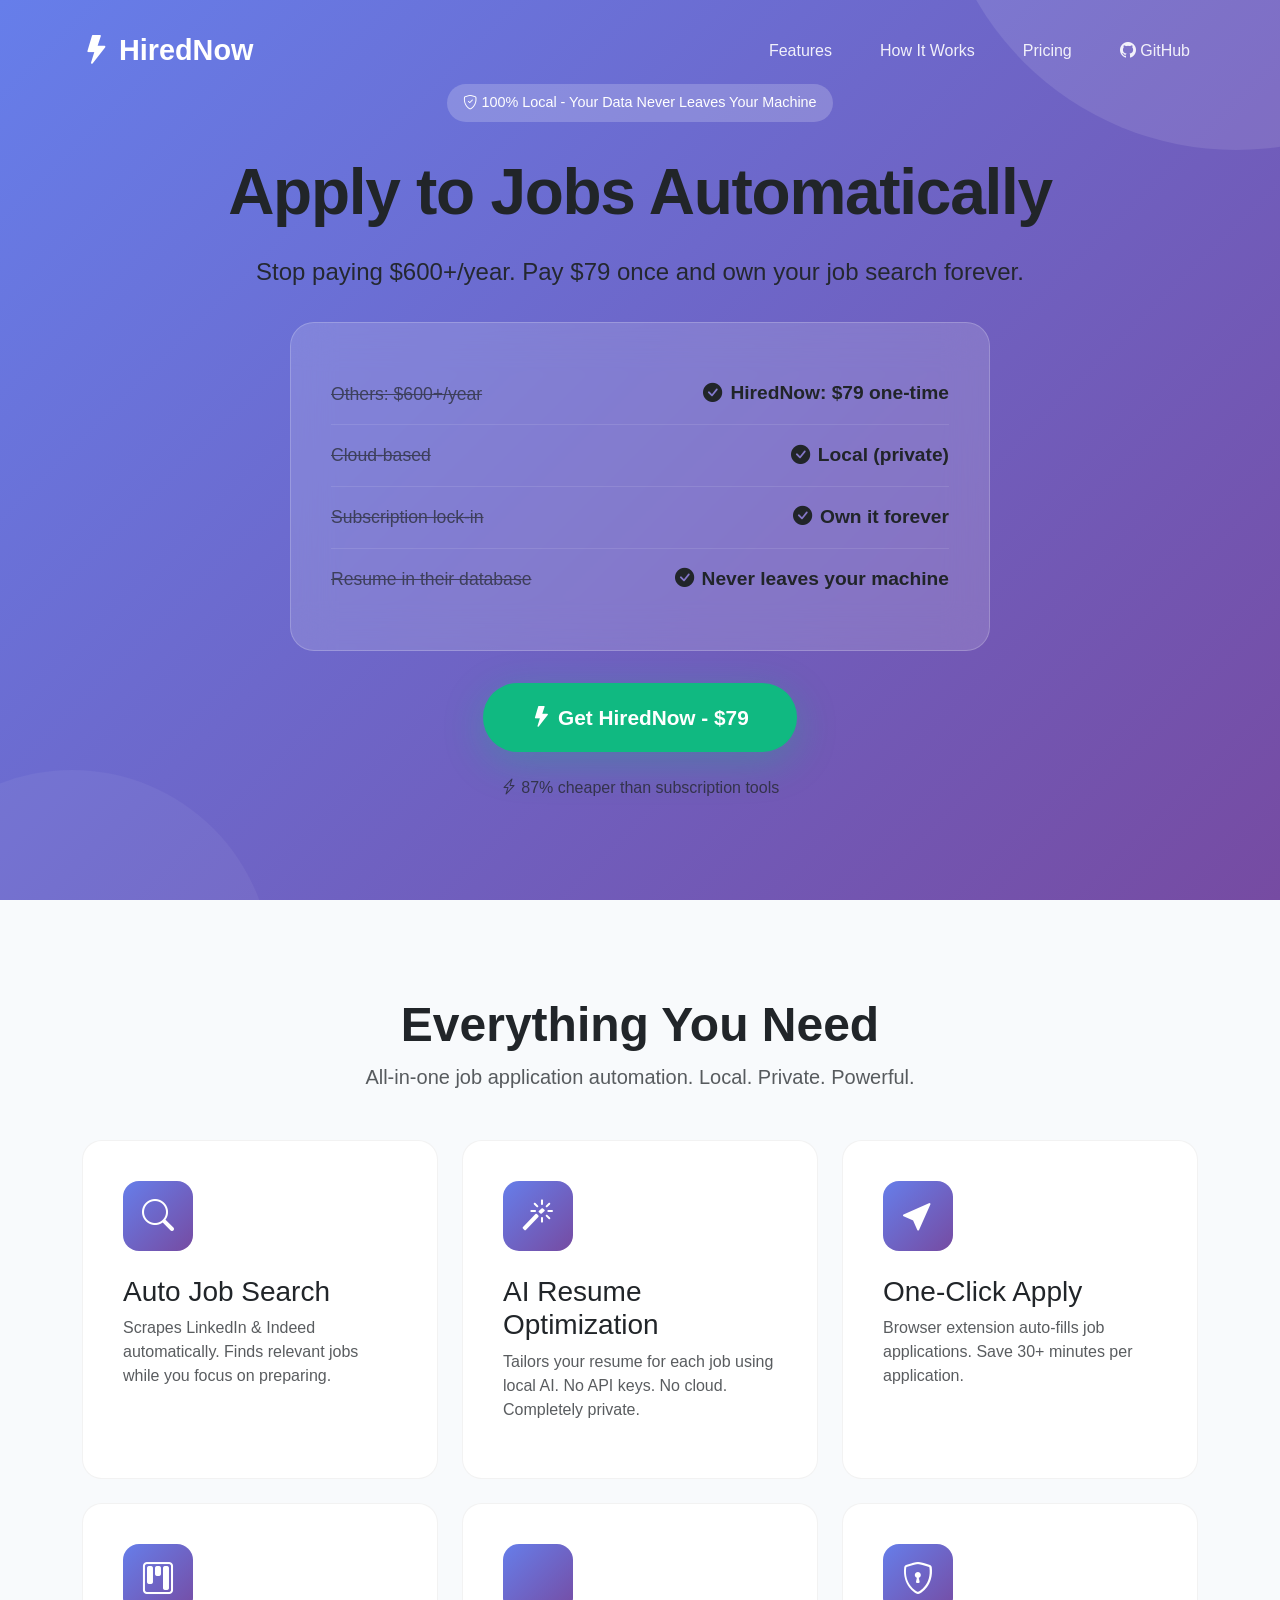
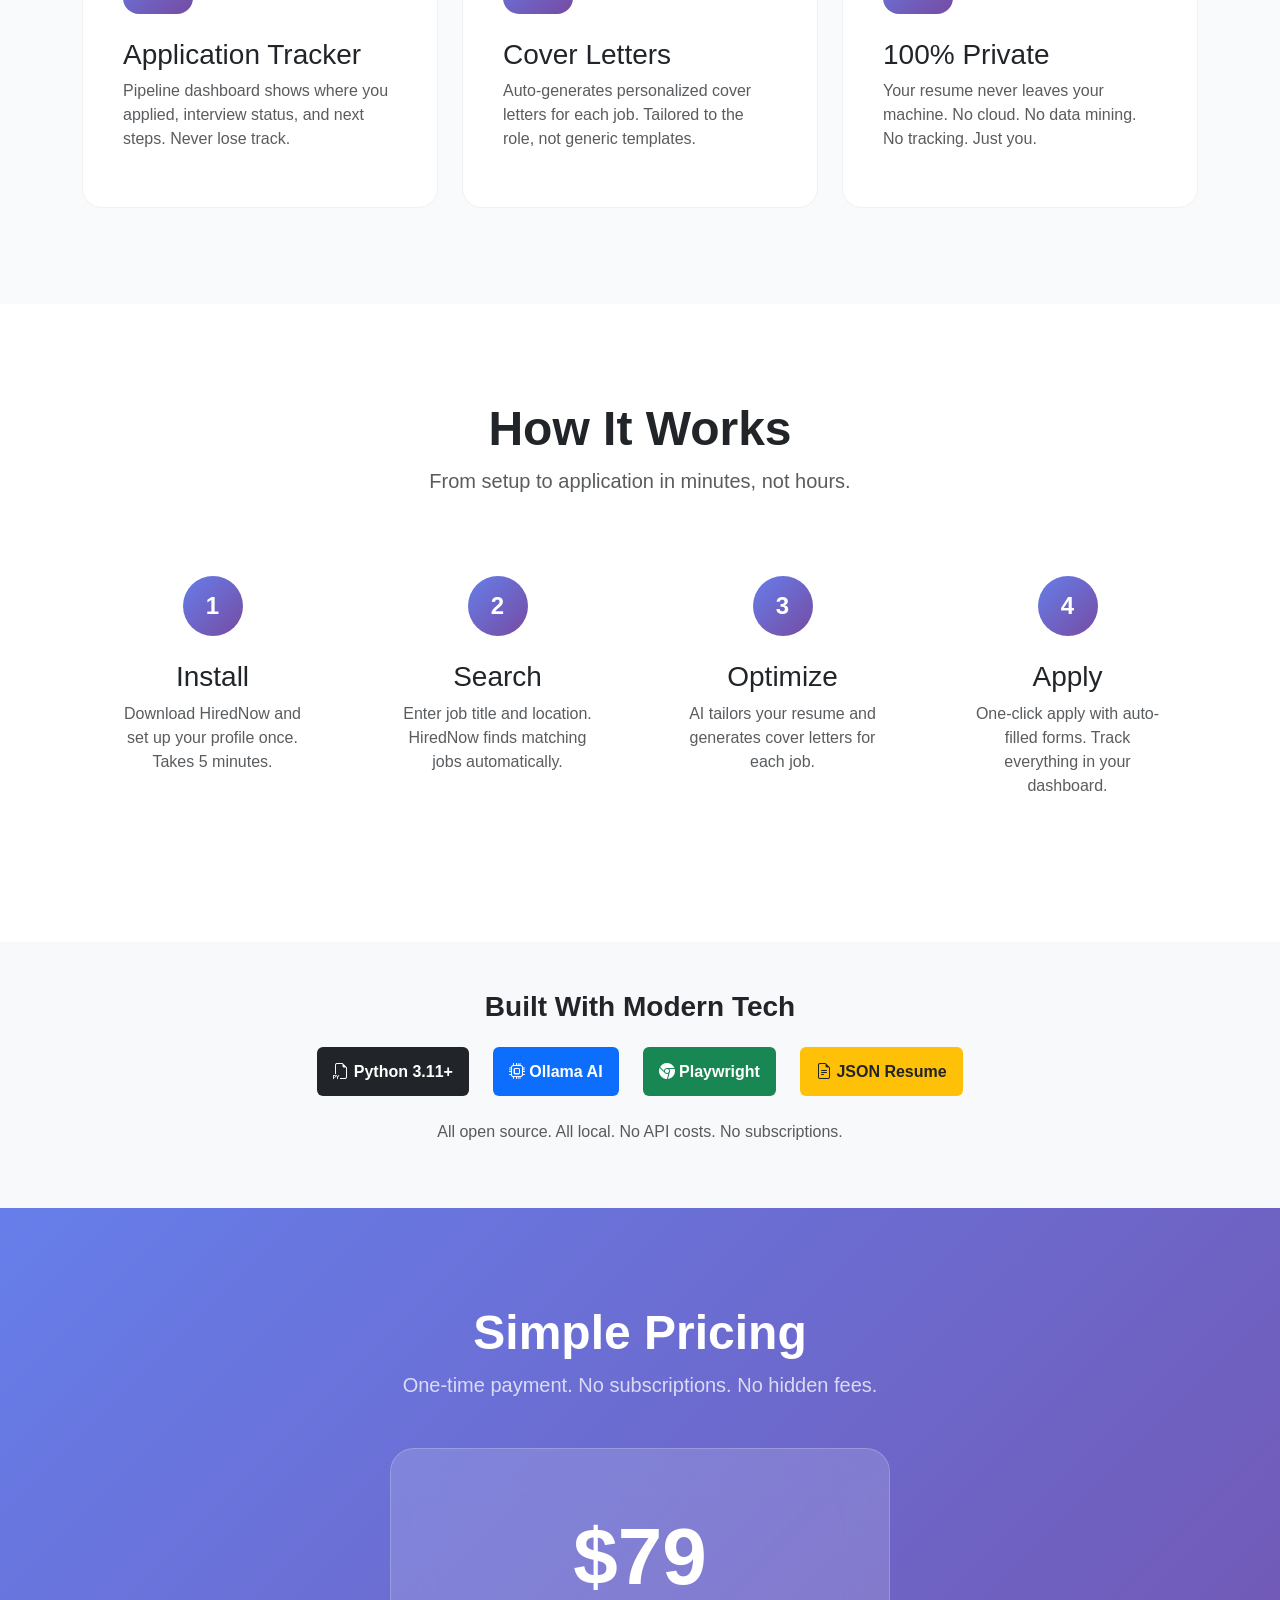
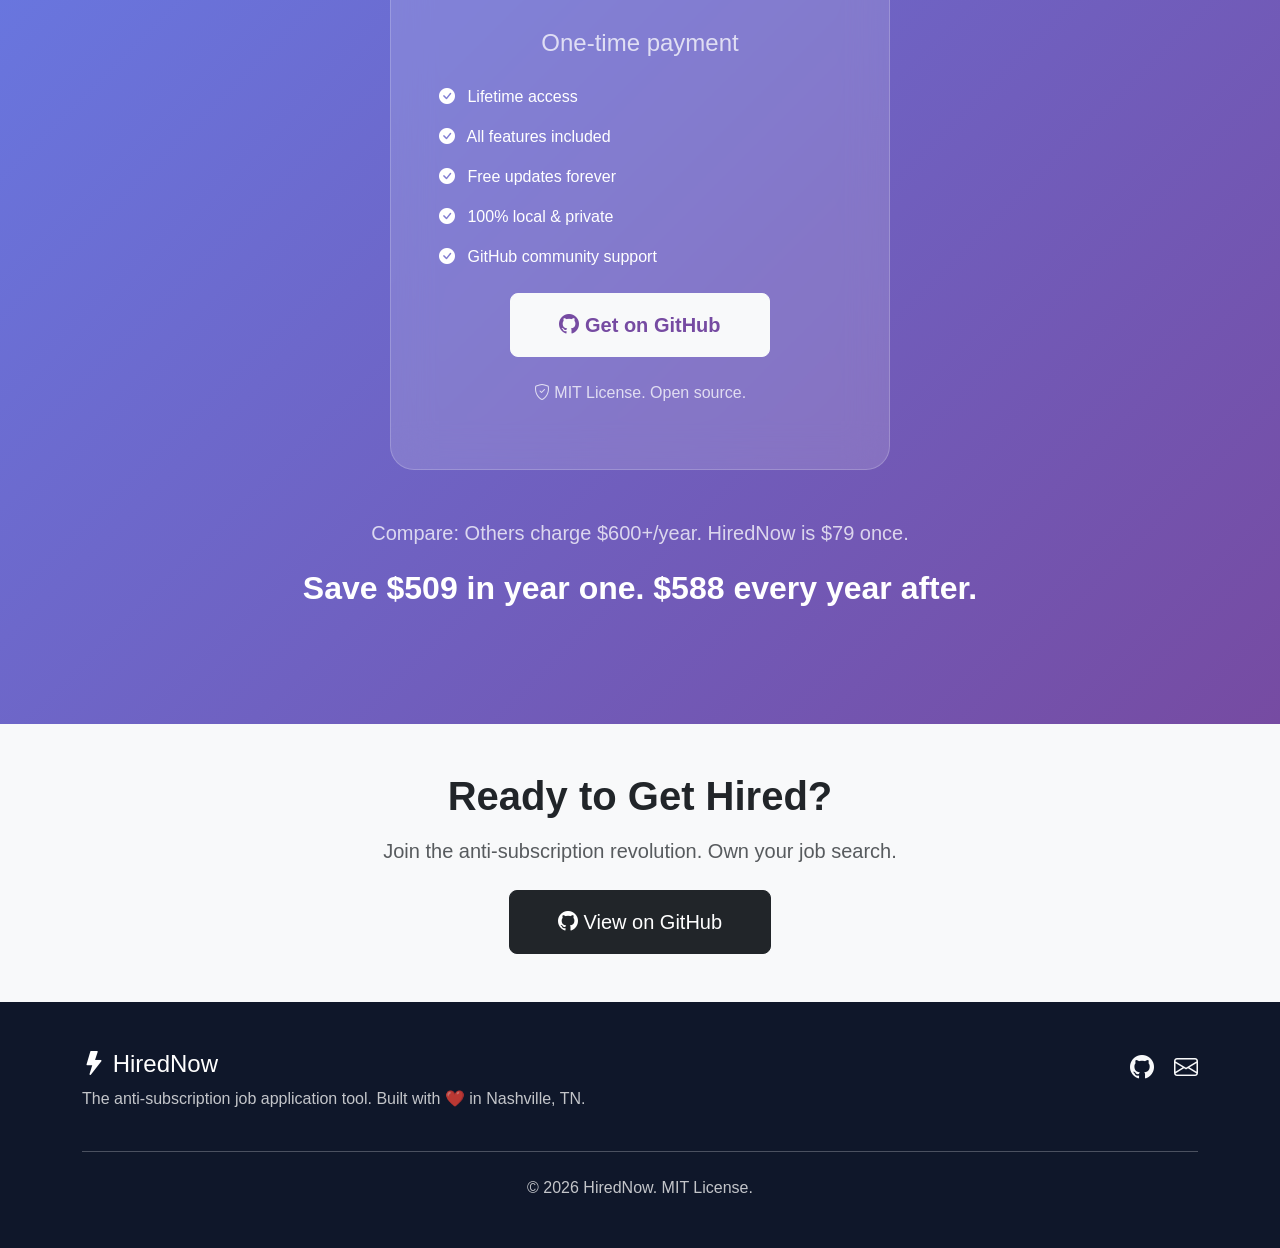
<file: index.html>
<!DOCTYPE html>
<html lang="en">
<head>
    <meta charset="UTF-8">
    <meta name="viewport" content="width=device-width, initial-scale=1.0">
    <title>HiredNow - Apply to Jobs Automatically | $79 One-Time</title>
    <link href="https://cdn.jsdelivr.net/npm/bootstrap@5.3.2/dist/css/bootstrap.min.css" rel="stylesheet">
    <link rel="stylesheet" href="https://cdn.jsdelivr.net/npm/bootstrap-icons@1.11.1/font/bootstrap-icons.css">
    <style>
        :root {
            --primary-gradient: linear-gradient(135deg, #667eea 0%, #764ba2 100%);
            --accent-color: #10b981;
        }
        
        body {
            font-family: 'Inter', -apple-system, BlinkMacSystemFont, sans-serif;
            overflow-x: hidden;
        }
        
        .hero {
            background: var(--primary-gradient);
            min-height: 100vh;
            display: flex;
            align-items: center;
            position: relative;
            overflow: hidden;
        }
        
        .hero::before {
            content: '';
            position: absolute;
            top: -50%;
            right: -20%;
            width: 600px;
            height: 600px;
            background: rgba(255,255,255,0.1);
            border-radius: 50%;
            animation: float 20s ease-in-out infinite;
        }
        
        .hero::after {
            content: '';
            position: absolute;
            bottom: -30%;
            left: -10%;
            width: 400px;
            height: 400px;
            background: rgba(255,255,255,0.05);
            border-radius: 50%;
            animation: float 15s ease-in-out infinite reverse;
        }
        
        @keyframes float {
            0%, 100% { transform: translate(0, 0); }
            50% { transform: translate(30px, 30px); }
        }
        
        .hero-content {
            position: relative;
            z-index: 1;
        }
        
        .hero h1 {
            font-size: 4rem;
            font-weight: 800;
            margin-bottom: 1.5rem;
            letter-spacing: -0.02em;
        }
        
        .hero .lead {
            font-size: 1.5rem;
            opacity: 0.95;
            margin-bottom: 2rem;
        }
        
        .price-card {
            background: rgba(255,255,255,0.15);
            backdrop-filter: blur(20px);
            border: 1px solid rgba(255,255,255,0.2);
            border-radius: 24px;
            padding: 2.5rem;
            margin: 2rem auto;
            max-width: 700px;
        }
        
        .price-row {
            display: flex;
            justify-content: space-between;
            align-items: center;
            padding: 1rem 0;
            border-bottom: 1px solid rgba(255,255,255,0.1);
        }
        
        .price-row:last-child {
            border-bottom: none;
        }
        
        .competitor {
            text-decoration: line-through;
            opacity: 0.7;
            font-size: 1.1rem;
        }
        
        .winner {
            font-weight: 700;
            font-size: 1.2rem;
            display: flex;
            align-items: center;
            gap: 0.5rem;
        }
        
        .btn-cta {
            background: var(--accent-color);
            color: white;
            padding: 1.2rem 3rem;
            font-size: 1.3rem;
            font-weight: 600;
            border-radius: 50px;
            border: none;
            transition: all 0.3s ease;
            box-shadow: 0 10px 40px rgba(16, 185, 129, 0.3);
        }
        
        .btn-cta:hover {
            transform: translateY(-3px);
            box-shadow: 0 20px 60px rgba(16, 185, 129, 0.4);
            color: white;
        }
        
        .features {
            padding: 6rem 0;
            background: #f8fafc;
        }
        
        .feature-card {
            background: white;
            border-radius: 20px;
            padding: 2.5rem;
            height: 100%;
            transition: all 0.3s ease;
            border: 1px solid rgba(0,0,0,0.05);
        }
        
        .feature-card:hover {
            transform: translateY(-5px);
            box-shadow: 0 20px 60px rgba(0,0,0,0.1);
        }
        
        .feature-icon {
            width: 70px;
            height: 70px;
            background: var(--primary-gradient);
            border-radius: 16px;
            display: flex;
            align-items: center;
            justify-content: center;
            margin-bottom: 1.5rem;
            color: white;
            font-size: 2rem;
        }
        
        .how-it-works {
            padding: 6rem 0;
        }
        
        .step-card {
            text-align: center;
            padding: 2rem;
        }
        
        .step-number {
            width: 60px;
            height: 60px;
            background: var(--primary-gradient);
            color: white;
            border-radius: 50%;
            display: flex;
            align-items: center;
            justify-content: center;
            font-size: 1.5rem;
            font-weight: 700;
            margin: 0 auto 1.5rem;
        }
        
        .pricing-section {
            background: var(--primary-gradient);
            padding: 6rem 0;
            color: white;
        }
        
        .pricing-box {
            background: rgba(255,255,255,0.15);
            backdrop-filter: blur(20px);
            border: 1px solid rgba(255,255,255,0.2);
            border-radius: 24px;
            padding: 3rem;
            text-align: center;
            max-width: 500px;
            margin: 0 auto;
        }
        
        .price-tag {
            font-size: 5rem;
            font-weight: 800;
            margin-bottom: 0.5rem;
        }
        
        .navbar {
            position: absolute;
            top: 0;
            width: 100%;
            z-index: 1000;
            padding: 1.5rem 0;
        }
        
        .navbar-brand {
            font-size: 1.8rem;
            font-weight: 700;
            color: white !important;
        }
        
        .nav-link {
            color: rgba(255,255,255,0.9) !important;
            font-weight: 500;
            margin-left: 2rem;
        }
        
        .nav-link:hover {
            color: white !important;
        }
        
        footer {
            background: #0f172a;
            color: white;
            padding: 3rem 0;
        }
        
        .badge-custom {
            background: rgba(255,255,255,0.2);
            color: white;
            padding: 0.5rem 1rem;
            border-radius: 50px;
            font-size: 0.9rem;
            display: inline-block;
            margin-bottom: 2rem;
        }
        
        @media (max-width: 768px) {
            .hero h1 {
                font-size: 2.5rem;
            }
            .hero .lead {
                font-size: 1.2rem;
            }
            .price-tag {
                font-size: 3.5rem;
            }
        }
    </style>
</head>
<body>
    <!-- Navigation -->
    <nav class="navbar navbar-expand-lg">
        <div class="container">
            <a class="navbar-brand" href="#"><i class="bi bi-lightning-fill"></i> HiredNow</a>
            <button class="navbar-toggler" type="button" data-bs-toggle="collapse" data-bs-target="#navbarNav">
                <span class="navbar-toggler-icon"></span>
            </button>
            <div class="collapse navbar-collapse" id="navbarNav">
                <ul class="navbar-nav ms-auto">
                    <li class="nav-item"><a class="nav-link" href="#features">Features</a></li>
                    <li class="nav-item"><a class="nav-link" href="#how-it-works">How It Works</a></li>
                    <li class="nav-item"><a class="nav-link" href="#pricing">Pricing</a></li>
                    <li class="nav-item"><a class="nav-link" href="https://github.com/richardkrahl/hirednow"><i class="bi bi-github"></i> GitHub</a></li>
                </ul>
            </div>
        </div>
    </nav>

    <!-- Hero Section -->
    <section class="hero">
        <div class="container">
            <div class="row justify-content-center">
                <div class="col-lg-10 text-center hero-content">
                    <span class="badge-custom"><i class="bi bi-shield-check"></i> 100% Local - Your Data Never Leaves Your Machine</span>
                    <h1>Apply to Jobs Automatically</h1>
                    <p class="lead">Stop paying $600+/year. Pay <strong>$79 once</strong> and own your job search forever.</p>
                    
                    <div class="price-card">
                        <div class="price-row">
                            <span class="competitor">Others: $600+/year</span>
                            <span class="winner"><i class="bi bi-check-circle-fill"></i> HiredNow: $79 one-time</span>
                        </div>
                        <div class="price-row">
                            <span class="competitor">Cloud-based</span>
                            <span class="winner"><i class="bi bi-check-circle-fill"></i> Local (private)</span>
                        </div>
                        <div class="price-row">
                            <span class="competitor">Subscription lock-in</span>
                            <span class="winner"><i class="bi bi-check-circle-fill"></i> Own it forever</span>
                        </div>
                        <div class="price-row">
                            <span class="competitor">Resume in their database</span>
                            <span class="winner"><i class="bi bi-check-circle-fill"></i> Never leaves your machine</span>
                        </div>
                    </div>
                    
                    <a href="#pricing" class="btn btn-cta"><i class="bi bi-lightning-fill"></i> Get HiredNow - $79</a>
                    <p class="mt-4 opacity-75"><i class="bi bi-lightning-charge"></i> 87% cheaper than subscription tools</p>
                </div>
            </div>
        </div>
    </section>

    <!-- Features Section -->
    <section class="features" id="features">
        <div class="container">
            <div class="text-center mb-5">
                <h2 class="display-5 fw-bold">Everything You Need</h2>
                <p class="lead text-muted">All-in-one job application automation. Local. Private. Powerful.</p>
            </div>
            
            <div class="row g-4">
                <div class="col-md-6 col-lg-4">
                    <div class="feature-card">
                        <div class="feature-icon"><i class="bi bi-search"></i></div>
                        <h3>Auto Job Search</h3>
                        <p class="text-muted">Scrapes LinkedIn & Indeed automatically. Finds relevant jobs while you focus on preparing.</p>
                    </div>
                </div>
                
                <div class="col-md-6 col-lg-4">
                    <div class="feature-card">
                        <div class="feature-icon"><i class="bi bi-magic"></i></div>
                        <h3>AI Resume Optimization</h3>
                        <p class="text-muted">Tailors your resume for each job using local AI. No API keys. No cloud. Completely private.</p>
                    </div>
                </div>
                
                <div class="col-md-6 col-lg-4">
                    <div class="feature-card">
                        <div class="feature-icon"><i class="bi bi-cursor-fill"></i></div>
                        <h3>One-Click Apply</h3>
                        <p class="text-muted">Browser extension auto-fills job applications. Save 30+ minutes per application.</p>
                    </div>
                </div>
                
                <div class="col-md-6 col-lg-4">
                    <div class="feature-card">
                        <div class="feature-icon"><i class="bi bi-kanban"></i></div>
                        <h3>Application Tracker</h3>
                        <p class="text-muted">Pipeline dashboard shows where you applied, interview status, and next steps. Never lose track.</p>
                    </div>
                </div>
                
                <div class="col-md-6 col-lg-4">
                    <div class="feature-card">
                        <div class="feature-icon"><i class="bi bi-envelope-text"></i></div>
                        <h3>Cover Letters</h3>
                        <p class="text-muted">Auto-generates personalized cover letters for each job. Tailored to the role, not generic templates.</p>
                    </div>
                </div>
                
                <div class="col-md-6 col-lg-4">
                    <div class="feature-card">
                        <div class="feature-icon"><i class="bi bi-shield-lock"></i></div>
                        <h3>100% Private</h3>
                        <p class="text-muted">Your resume never leaves your machine. No cloud. No data mining. No tracking. Just you.</p>
                    </div>
                </div>
            </div>
        </div>
    </section>

    <!-- How It Works -->
    <section class="how-it-works" id="how-it-works">
        <div class="container">
            <div class="text-center mb-5">
                <h2 class="display-5 fw-bold">How It Works</h2>
                <p class="lead text-muted">From setup to application in minutes, not hours.</p>
            </div>
            
            <div class="row g-4">
                <div class="col-md-3">
                    <div class="step-card">
                        <div class="step-number">1</div>
                        <h3>Install</h3>
                        <p class="text-muted">Download HiredNow and set up your profile once. Takes 5 minutes.</p>
                    </div>
                </div>
                
                <div class="col-md-3">
                    <div class="step-card">
                        <div class="step-number">2</div>
                        <h3>Search</h3>
                        <p class="text-muted">Enter job title and location. HiredNow finds matching jobs automatically.</p>
                    </div>
                </div>
                
                <div class="col-md-3">
                    <div class="step-card">
                        <div class="step-number">3</div>
                        <h3>Optimize</h3>
                        <p class="text-muted">AI tailors your resume and generates cover letters for each job.</p>
                    </div>
                </div>
                
                <div class="col-md-3">
                    <div class="step-card">
                        <div class="step-number">4</div>
                        <h3>Apply</h3>
                        <p class="text-muted">One-click apply with auto-filled forms. Track everything in your dashboard.</p>
                    </div>
                </div>
            </div>
        </div>
    </section>

    <!-- Tech Stack -->
    <section class="bg-light py-5">
        <div class="container text-center">
            <h3 class="fw-bold mb-4">Built With Modern Tech</h3>
            <div class="row justify-content-center g-4">
                <div class="col-auto">
                    <span class="badge bg-dark p-3 fs-6"><i class="bi bi-filetype-py"></i> Python 3.11+</span>
                </div>
                <div class="col-auto">
                    <span class="badge bg-primary p-3 fs-6"><i class="bi bi-cpu"></i> Ollama AI</span>
                </div>
                <div class="col-auto">
                    <span class="badge bg-success p-3 fs-6"><i class="bi bi-browser-chrome"></i> Playwright</span>
                </div>
                <div class="col-auto">
                    <span class="badge bg-warning text-dark p-3 fs-6"><i class="bi bi-file-earmark-text"></i> JSON Resume</span>
                </div>
            </div>
            <p class="mt-4 text-muted">All open source. All local. No API costs. No subscriptions.</p>
        </div>
    </section>

    <!-- Pricing Section -->
    <section class="pricing-section" id="pricing">
        <div class="container">
            <div class="text-center mb-5">
                <h2 class="display-5 fw-bold">Simple Pricing</h2>
                <p class="lead opacity-75">One-time payment. No subscriptions. No hidden fees.</p>
            </div>
            
            <div class="pricing-box">
                <div class="price-tag">$79</div>
                <p class="fs-4 opacity-75 mb-4">One-time payment</p>
                
                <ul class="list-unstyled text-start mb-4">
                    <li class="mb-3"><i class="bi bi-check-circle-fill me-2"></i> Lifetime access</li>
                    <li class="mb-3"><i class="bi bi-check-circle-fill me-2"></i> All features included</li>
                    <li class="mb-3"><i class="bi bi-check-circle-fill me-2"></i> Free updates forever</li>
                    <li class="mb-3"><i class="bi bi-check-circle-fill me-2"></i> 100% local & private</li>
                    <li class="mb-3"><i class="bi bi-check-circle-fill me-2"></i> GitHub community support</li>
                </ul>
                
                <a href="https://github.com/richardkrahl/hirednow" class="btn btn-light btn-lg px-5 py-3 fw-bold" style="color: #764ba2;">
                    <i class="bi bi-github"></i> Get on GitHub
                </a>
                
                <p class="mt-4 opacity-75"><i class="bi bi-shield-check"></i> MIT License. Open source.</p>
            </div>
            
            <div class="text-center mt-5">
                <p class="fs-5 opacity-75">Compare: Others charge $600+/year. HiredNow is $79 once.</p>
                <p class="fs-2 fw-bold">Save $509 in year one. $588 every year after.</p>
            </div>
        </div>
    </section>

    <!-- CTA Section -->
    <section class="bg-light py-5">
        <div class="container text-center">
            <h3 class="display-6 fw-bold mb-3">Ready to Get Hired?</h3>
            <p class="lead text-muted mb-4">Join the anti-subscription revolution. Own your job search.</p>
            <a href="https://github.com/richardkrahl/hirednow" class="btn btn-dark btn-lg px-5 py-3">
                <i class="bi bi-github"></i> View on GitHub
            </a>
        </div>
    </section>

    <!-- Footer -->
    <footer>
        <div class="container">
            <div class="row">
                <div class="col-md-6">
                    <h4><i class="bi bi-lightning-fill"></i> HiredNow</h4>
                    <p class="opacity-75">The anti-subscription job application tool. Built with ❤️ in Nashville, TN.</p>
                </div>
                <div class="col-md-6 text-md-end">
                    <a href="https://github.com/richardkrahl/hirednow" class="text-light me-3"><i class="bi bi-github fs-4"></i></a>
                    <a href="mailto:support@hirednow.app" class="text-light"><i class="bi bi-envelope fs-4"></i></a>
                </div>
            </div>
            <hr class="my-4 opacity-25">
            <p class="text-center opacity-75 mb-0">© 2026 HiredNow. MIT License.</p>
        </div>
    </footer>

    <script src="https://cdn.jsdelivr.net/npm/bootstrap@5.3.2/dist/js/bootstrap.bundle.min.js"></script>
</body>
</html>
</file>
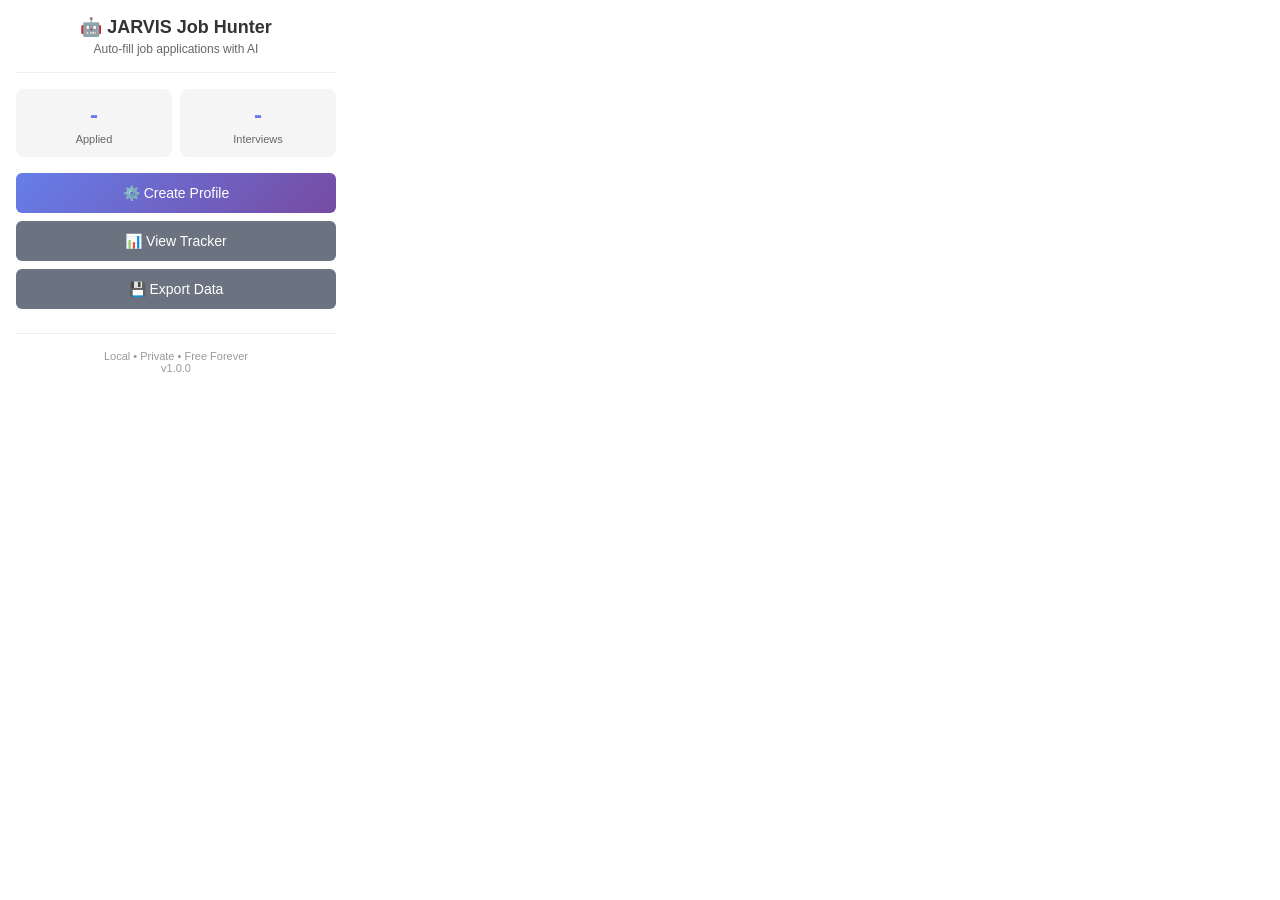
<file: extension/popup.html>
<!DOCTYPE html>
<html>
<head>
  <meta charset="UTF-8">
  <style>
    body {
      width: 320px;
      padding: 16px;
      font-family: -apple-system, BlinkMacSystemFont, 'Segoe UI', Roboto, sans-serif;
      margin: 0;
    }
    .header {
      text-align: center;
      margin-bottom: 16px;
      padding-bottom: 16px;
      border-bottom: 1px solid #eee;
    }
    .header h1 {
      margin: 0;
      font-size: 18px;
      color: #333;
    }
    .header p {
      margin: 4px 0 0;
      font-size: 12px;
      color: #666;
    }
    .stats {
      display: grid;
      grid-template-columns: 1fr 1fr;
      gap: 8px;
      margin-bottom: 16px;
    }
    .stat-box {
      background: #f5f5f5;
      padding: 12px;
      border-radius: 8px;
      text-align: center;
    }
    .stat-value {
      font-size: 24px;
      font-weight: 600;
      color: #667eea;
    }
    .stat-label {
      font-size: 11px;
      color: #666;
      margin-top: 4px;
    }
    .button {
      width: 100%;
      padding: 12px;
      background: linear-gradient(135deg, #667eea 0%, #764ba2 100%);
      color: white;
      border: none;
      border-radius: 6px;
      cursor: pointer;
      font-weight: 500;
      font-size: 14px;
      margin-bottom: 8px;
    }
    .button:hover {
      opacity: 0.9;
    }
    .button-secondary {
      background: #6b7280;
    }
    .footer {
      margin-top: 16px;
      padding-top: 16px;
      border-top: 1px solid #eee;
      text-align: center;
      font-size: 11px;
      color: #999;
    }
  </style>
</head>
<body>
  <div class="header">
    <h1>🤖 JARVIS Job Hunter</h1>
    <p>Auto-fill job applications with AI</p>
  </div>
  
  <div class="stats" id="stats">
    <div class="stat-box">
      <div class="stat-value" id="total-apps">-</div>
      <div class="stat-label">Applied</div>
    </div>
    <div class="stat-box">
      <div class="stat-value" id="interview-apps">-</div>
      <div class="stat-label">Interviews</div>
    </div>
  </div>
  
  <button class="button" id="create-profile">⚙️ Create Profile</button>
  <button class="button button-secondary" id="view-tracker">📊 View Tracker</button>
  <button class="button button-secondary" id="export-data">💾 Export Data</button>
  
  <div class="footer">
    Local • Private • Free Forever<br>
    v1.0.0
  </div>
  
  <script>
    // Load stats on popup open
    chrome.runtime.sendMessage({ action: 'getStats' }, (stats) => {
      if (stats) {
        document.getElementById('total-apps').textContent = stats.applied || 0;
        document.getElementById('interview-apps').textContent = stats.interview || 0;
      }
    });
    
    // Button handlers
    document.getElementById('create-profile').addEventListener('click', () => {
      alert('Profile setup:\\n\\n1. Edit: ~/.openclaw/workspace/projects/job-hunter/data/profile.json\\n2. Reload extension after editing\\n3. JARVIS will auto-fill forms with your info');
    });
    
    document.getElementById('view-tracker').addEventListener('click', () => {
      alert('Open tracker:\\n\\npython3 ~/.openclaw/workspace/projects/job-hunter/tracker/application_tracker.py dashboard');
    });
    
    document.getElementById('export-data').addEventListener('click', () => {
      chrome.runtime.sendMessage({ action: 'getApplications' }, (apps) => {
        const blob = new Blob([JSON.stringify(apps, null, 2)], { type: 'application/json' });
        const url = URL.createObjectURL(blob);
        chrome.downloads.download({
          url: url,
          filename: 'job_applications.json'
        });
      });
    });
  </script>
</body>
</html>
</file>
